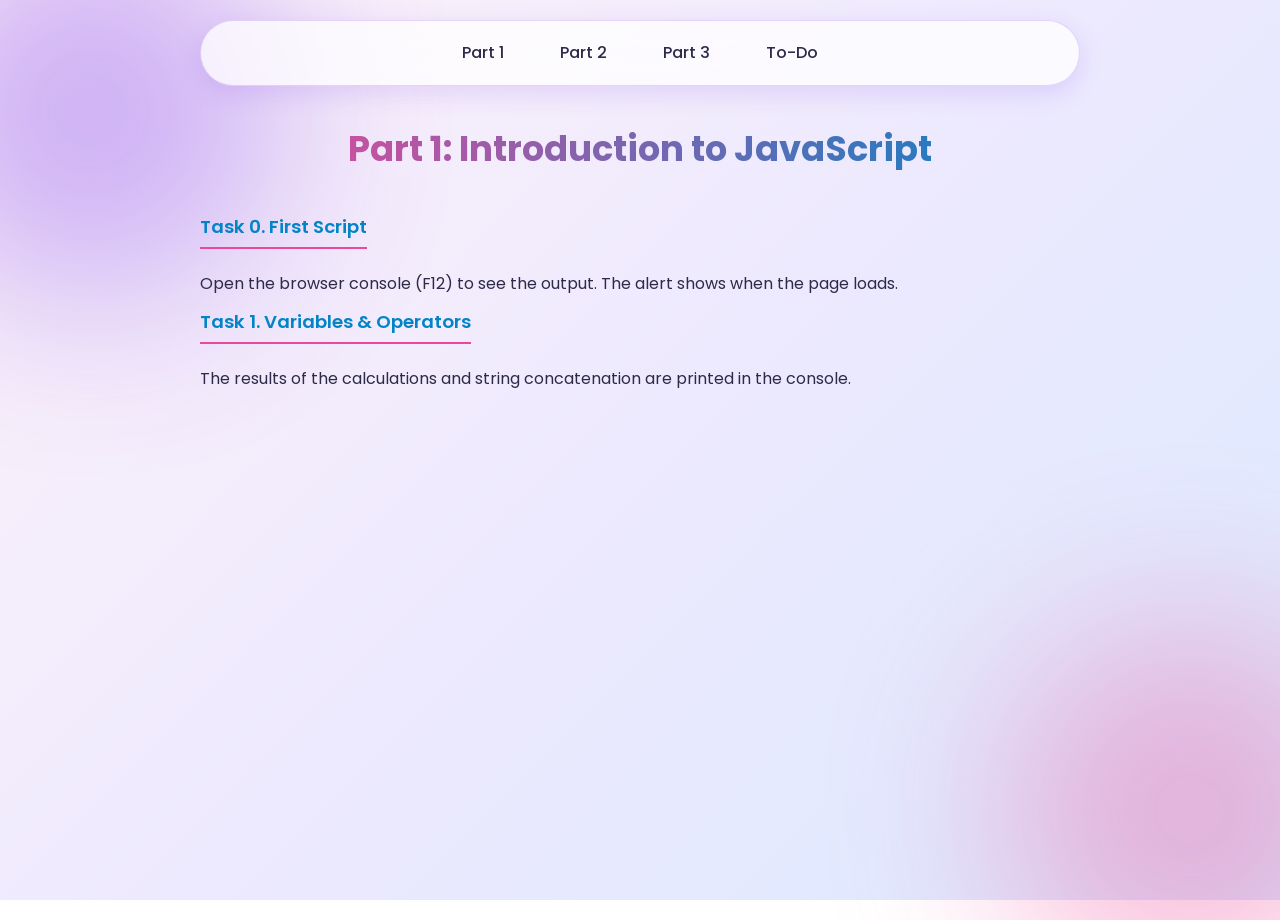
<file: index.html>
<!DOCTYPE html>
<html lang="en">
<head>
    <meta charset="UTF-8">
    <meta name="viewport" content="width=device-width, initial-scale=1.0">
    <title>Part 1 - Introduction to JavaScript</title>
    <link rel="stylesheet" href="css/styles.css">
</head>
<body>
    <nav>
        <a href="index.html">Part 1</a>
        <a href="dom.html">Part 2</a>
        <a href="events.html">Part 3</a>
        <a href="todo.html">To-Do</a>
    </nav>

    <h1>Part 1: Introduction to JavaScript</h1>

    <h2>Task 0. First Script</h2>
    <p>Open the browser console (F12) to see the output. The alert shows when the page loads.</p>

    <h2>Task 1. Variables &amp; Operators</h2>
    <p>The results of the calculations and string concatenation are printed in the console.</p>

    <script src="js/part1.js"></script>
</body>
</html>
</file>
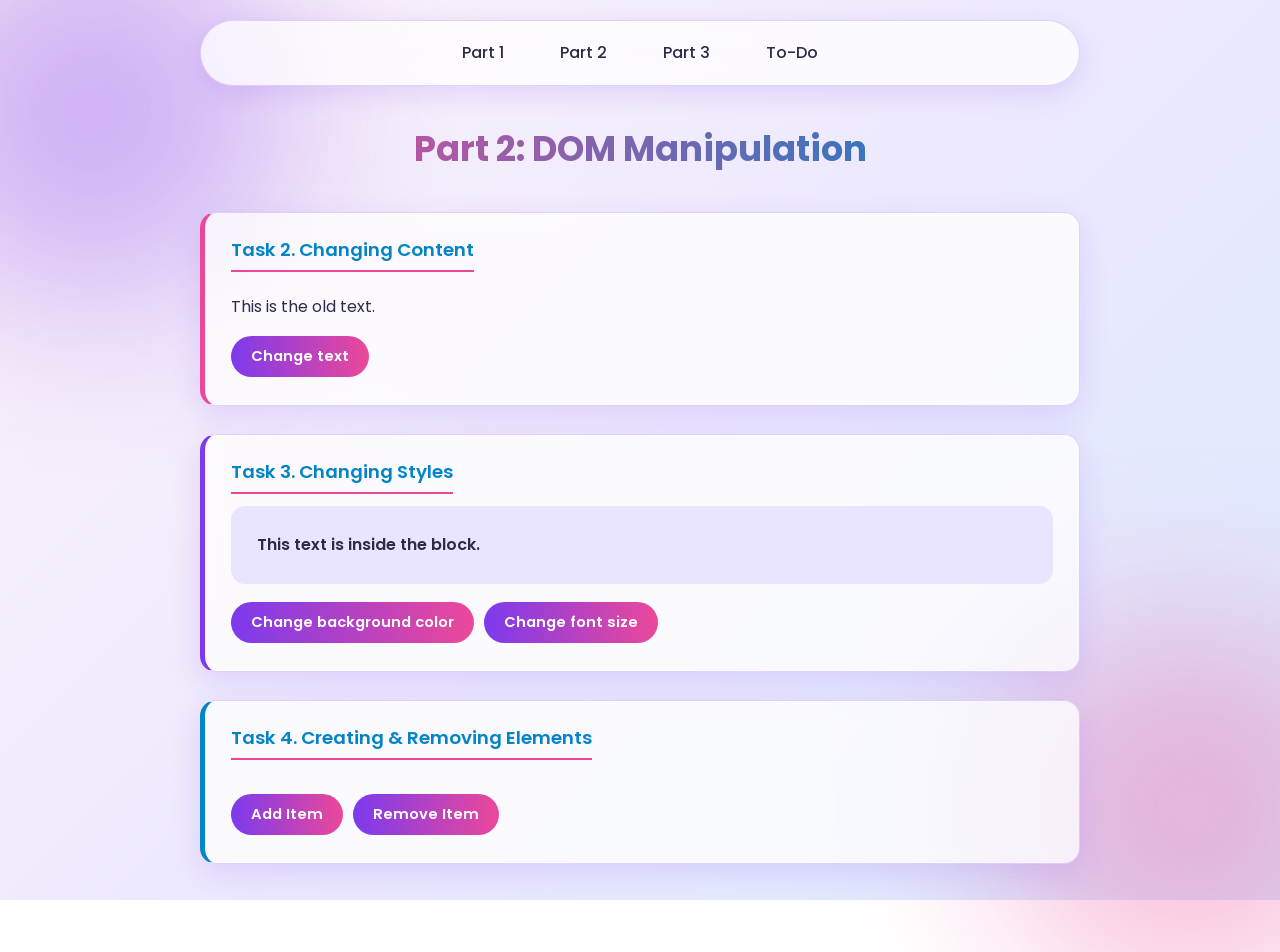
<file: dom.html>
<!DOCTYPE html>
<html lang="en">
<head>
    <meta charset="UTF-8">
    <meta name="viewport" content="width=device-width, initial-scale=1.0">
    <title>Part 2 - DOM Manipulation</title>
    <link rel="stylesheet" href="css/styles.css">
</head>
<body>
    <nav>
        <a href="index.html">Part 1</a>
        <a href="dom.html">Part 2</a>
        <a href="events.html">Part 3</a>
        <a href="todo.html">To-Do</a>
    </nav>

    <h1>Part 2: DOM Manipulation</h1>

    <section>
        <h2>Task 2. Changing Content</h2>
        <p id="text">This is the old text.</p>
        <button id="changeTextBtn">Change text</button>
    </section>

    <section>
        <h2>Task 3. Changing Styles</h2>
        <div id="styleBox">This text is inside the block.</div>
        <button id="colorBtn">Change background color</button>
        <button id="sizeBtn">Change font size</button>
    </section>

    <section>
        <h2>Task 4. Creating &amp; Removing Elements</h2>
        <ul id="itemList"></ul>
        <button id="addItemBtn">Add Item</button>
        <button id="removeItemBtn">Remove Item</button>
    </section>

    <script src="js/part2.js"></script>
</body>
</html>
</file>
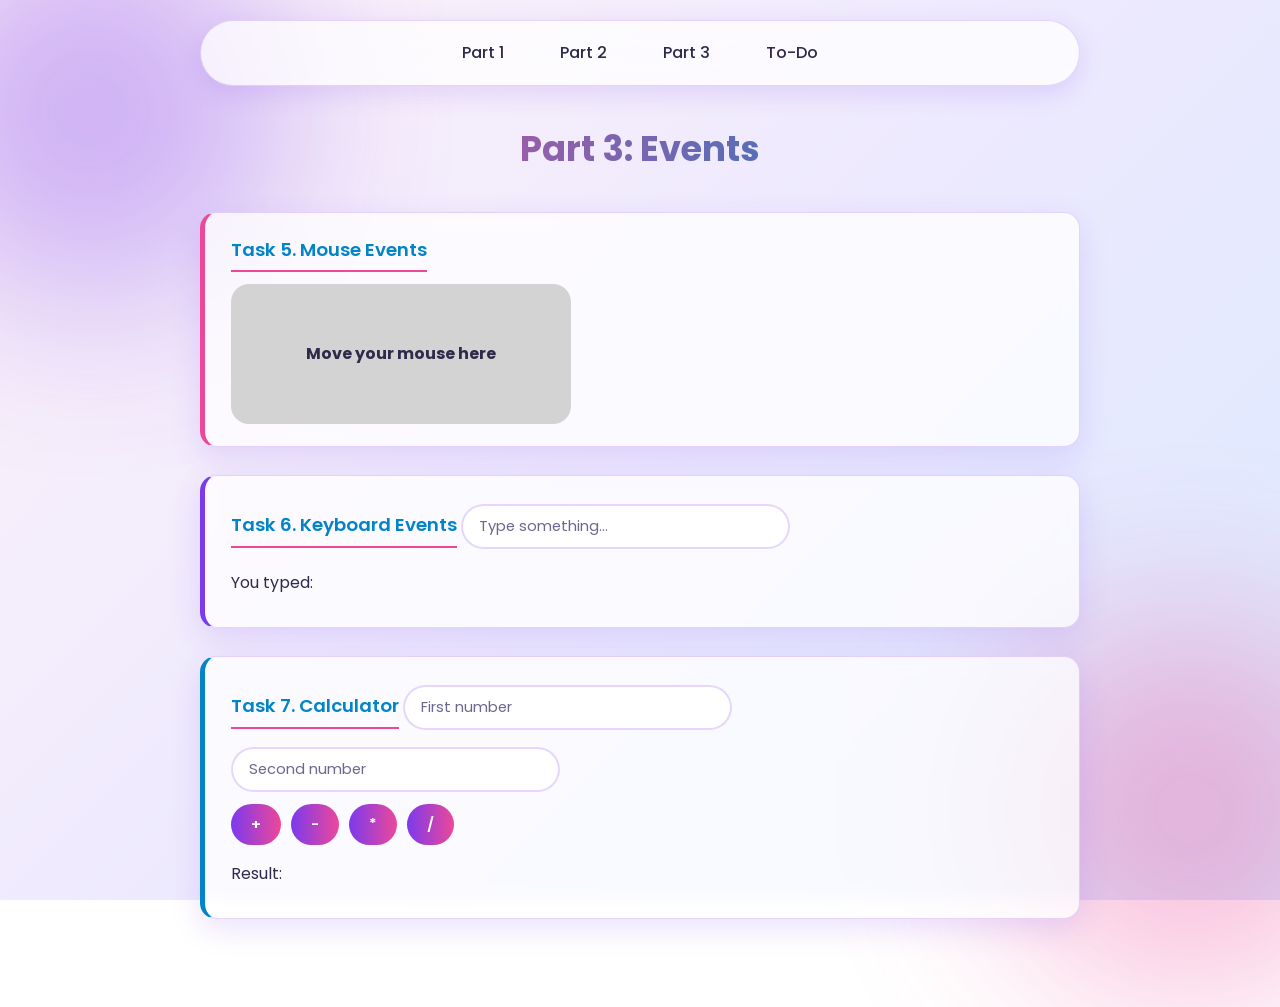
<file: events.html>
<!DOCTYPE html>
<html lang="en">
<head>
    <meta charset="UTF-8">
    <meta name="viewport" content="width=device-width, initial-scale=1.0">
    <title>Part 3 - Events</title>
    <link rel="stylesheet" href="css/styles.css">
</head>
<body>
    <nav>
        <a href="index.html">Part 1</a>
        <a href="dom.html">Part 2</a>
        <a href="events.html">Part 3</a>
        <a href="todo.html">To-Do</a>
    </nav>

    <h1>Part 3: Events</h1>

    <section>
        <h2>Task 5. Mouse Events</h2>
        <div id="hoverBox">Move your mouse here</div>
    </section>

    <section>
        <h2>Task 6. Keyboard Events</h2>
        <input type="text" id="myInput" placeholder="Type something...">
        <p>You typed: <span id="output"></span></p>
    </section>

    <section>
        <h2>Task 7. Calculator</h2>
        <input type="number" id="num1" placeholder="First number">
        <input type="number" id="num2" placeholder="Second number">
        <div>
            <button id="addBtn">+</button>
            <button id="subBtn">-</button>
            <button id="mulBtn">*</button>
            <button id="divBtn">/</button>
        </div>
        <p>Result: <span id="result"></span></p>
    </section>

    <script src="js/part3.js"></script>
</body>
</html>
</file>
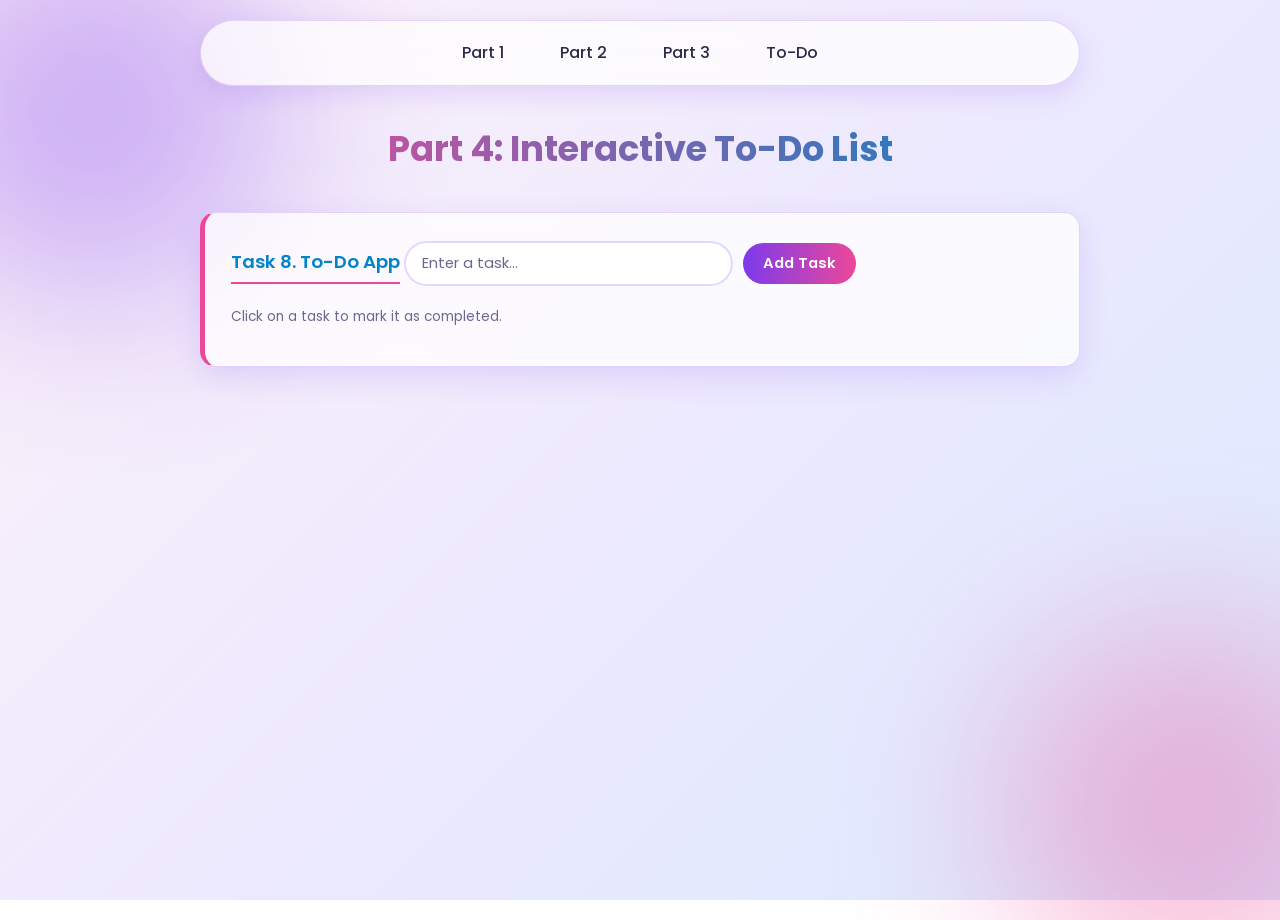
<file: todo.html>
<!DOCTYPE html>
<html lang="en">
<head>
    <meta charset="UTF-8">
    <meta name="viewport" content="width=device-width, initial-scale=1.0">
    <title>Part 4 - To-Do List</title>
    <link rel="stylesheet" href="css/styles.css">
</head>
<body>
    <nav>
        <a href="index.html">Part 1</a>
        <a href="dom.html">Part 2</a>
        <a href="events.html">Part 3</a>
        <a href="todo.html">To-Do</a>
    </nav>

    <h1>Part 4: Interactive To-Do List</h1>

    <section>
        <h2>Task 8. To-Do App</h2>
        <input type="text" id="taskInput" placeholder="Enter a task...">
        <button id="addTaskBtn">Add Task</button>
        <p class="hint">Click on a task to mark it as completed.</p>
        <ul id="taskList"></ul>
    </section>

    <script src="js/todo.js"></script>
</body>
</html>
</file>
<file: css/styles.css>
@import url("https://fonts.googleapis.com/css2?family=Poppins:wght@400;500;600;700&display=swap");

:root {
    --bg-1: #fdf2f8;
    --bg-2: #ede9fe;
    --bg-3: #dbeafe;
    --card: rgba(255, 255, 255, 0.75);
    --card-border: rgba(124, 58, 237, 0.2);
    --item-bg: rgba(124, 58, 237, 0.07);
    --input-bg: rgba(255, 255, 255, 0.95);
    --shadow: rgba(124, 58, 237, 0.15);
    --text: #2d2a4a;
    --muted: #6b6890;
    --accent: #ec4899;
    --accent-2: #7c3aed;
    --highlight: #0284c7;
    --gold: #c2410c;
    --on-light: #2d2a4a;
}

* {
    box-sizing: border-box;
}

body {
    font-family: "Poppins", "Segoe UI", Tahoma, sans-serif;
    max-width: 920px;
    min-height: 100vh;
    margin: 0 auto;
    padding: 0 20px 60px;
    color: var(--text);
    background: linear-gradient(135deg, var(--bg-1) 0%, var(--bg-2) 50%, var(--bg-3) 100%);
    background-attachment: fixed;
    line-height: 1.6;
}

body::before,
body::after {
    content: "";
    position: fixed;
    z-index: -1;
    width: 380px;
    height: 380px;
    border-radius: 50%;
    filter: blur(90px);
    opacity: 0.35;
    pointer-events: none;
}

body::before {
    top: -80px;
    left: -100px;
    background: var(--accent-2);
}

body::after {
    bottom: -100px;
    right: -100px;
    background: var(--accent);
}

nav {
    position: sticky;
    top: 15px;
    z-index: 10;
    display: flex;
    flex-wrap: wrap;
    justify-content: center;
    gap: 8px;
    margin: 20px 0 35px;
    padding: 10px;
    background: var(--card);
    border: 1px solid var(--card-border);
    border-radius: 50px;
    backdrop-filter: blur(12px);
    box-shadow: 0 8px 25px var(--shadow);
}

nav a {
    padding: 9px 24px;
    color: var(--text);
    text-decoration: none;
    font-weight: 500;
    border-radius: 30px;
    transition: background 0.25s, transform 0.25s;
}

nav a:hover {
    background: linear-gradient(90deg, var(--accent), var(--accent-2));
    color: white;
    transform: translateY(-2px);
}

h1 {
    margin: 0 0 35px;
    text-align: center;
    font-size: 2.2rem;
    font-weight: 700;
    background: linear-gradient(90deg, var(--accent), var(--highlight));
    -webkit-background-clip: text;
    background-clip: text;
    color: transparent;
}

h2 {
    display: inline-block;
    margin: 0 0 12px;
    padding-bottom: 6px;
    font-size: 1.15rem;
    font-weight: 600;
    color: var(--highlight);
    border-bottom: 2px solid var(--accent);
}

section {
    margin-bottom: 28px;
    padding: 22px 26px;
    background: var(--card);
    border: 1px solid var(--card-border);
    border-left: 5px solid var(--accent);
    border-radius: 16px;
    box-shadow: 0 10px 30px var(--shadow);
    backdrop-filter: blur(8px);
    animation: fadeUp 0.6s ease both;
}

section:nth-of-type(2) {
    animation-delay: 0.1s;
    border-left-color: var(--accent-2);
}

section:nth-of-type(3) {
    animation-delay: 0.2s;
    border-left-color: var(--highlight);
}

@keyframes fadeUp {
    from {
        opacity: 0;
        transform: translateY(20px);
    }
    to {
        opacity: 1;
        transform: translateY(0);
    }
}

@keyframes pop {
    from {
        opacity: 0;
        transform: scale(0.9);
    }
    to {
        opacity: 1;
        transform: scale(1);
    }
}

p {
    margin: 10px 0;
}

button {
    margin: 6px 6px 6px 0;
    padding: 10px 20px;
    border: none;
    border-radius: 25px;
    font-family: inherit;
    font-size: 0.92rem;
    font-weight: 600;
    color: white;
    cursor: pointer;
    background: linear-gradient(90deg, var(--accent-2), var(--accent));
    transition: transform 0.2s, box-shadow 0.2s;
}

button:hover {
    transform: translateY(-3px);
    box-shadow: 0 8px 18px rgba(255, 110, 199, 0.35);
}

button:active {
    transform: translateY(0);
}

input {
    margin: 6px 6px 6px 0;
    padding: 10px 16px;
    font-family: inherit;
    font-size: 0.92rem;
    color: var(--text);
    background: var(--input-bg);
    border: 2px solid var(--card-border);
    border-radius: 25px;
    outline: none;
    transition: border-color 0.2s, box-shadow 0.2s;
}

input::placeholder {
    color: var(--muted);
}

input:focus {
    border-color: var(--highlight);
    box-shadow: 0 0 0 4px rgba(125, 226, 252, 0.15);
}

#output,
#result {
    font-weight: 700;
    color: var(--gold);
}

#styleBox {
    margin-bottom: 12px;
    padding: 26px;
    font-weight: 600;
    color: var(--on-light);
    background-color: #e9e4ff;
    border-radius: 14px;
    transition: all 0.3s;
}

#itemList {
    padding: 0;
}

#itemList li {
    margin: 8px 0;
    padding: 10px 16px;
    list-style: none;
    background: var(--item-bg);
    border-left: 4px solid var(--highlight);
    border-radius: 10px;
    animation: pop 0.25s ease;
}

#hoverBox {
    width: 100%;
    max-width: 340px;
    height: 140px;
    line-height: 140px;
    text-align: center;
    font-weight: 700;
    color: var(--on-light);
    background-color: lightgray;
    border-radius: 18px;
    cursor: pointer;
    transition: background-color 0.3s, transform 0.3s;
}

#hoverBox:hover {
    transform: scale(1.03);
}

#taskList {
    padding: 0;
}

#taskList li {
    display: flex;
    justify-content: space-between;
    align-items: center;
    margin: 10px 0;
    padding: 12px 18px;
    list-style: none;
    background: var(--item-bg);
    border-left: 4px solid var(--accent);
    border-radius: 12px;
    cursor: pointer;
    transition: background 0.2s, transform 0.2s;
    animation: pop 0.25s ease;
}

#taskList li:hover {
    transform: translateX(4px);
}

#taskList li button {
    margin: 0 0 0 15px;
    padding: 6px 16px;
    background: linear-gradient(90deg, #ff5f6d, #ffc371);
}

.done {
    text-decoration: line-through;
    color: var(--muted);
    opacity: 0.7;
}

.hint {
    font-size: 0.85rem;
    color: var(--muted);
}

@media (max-width: 600px) {
    h1 {
        font-size: 1.6rem;
    }

    nav a {
        padding: 7px 14px;
    }

    section {
        padding: 18px;
    }
}
</file>
